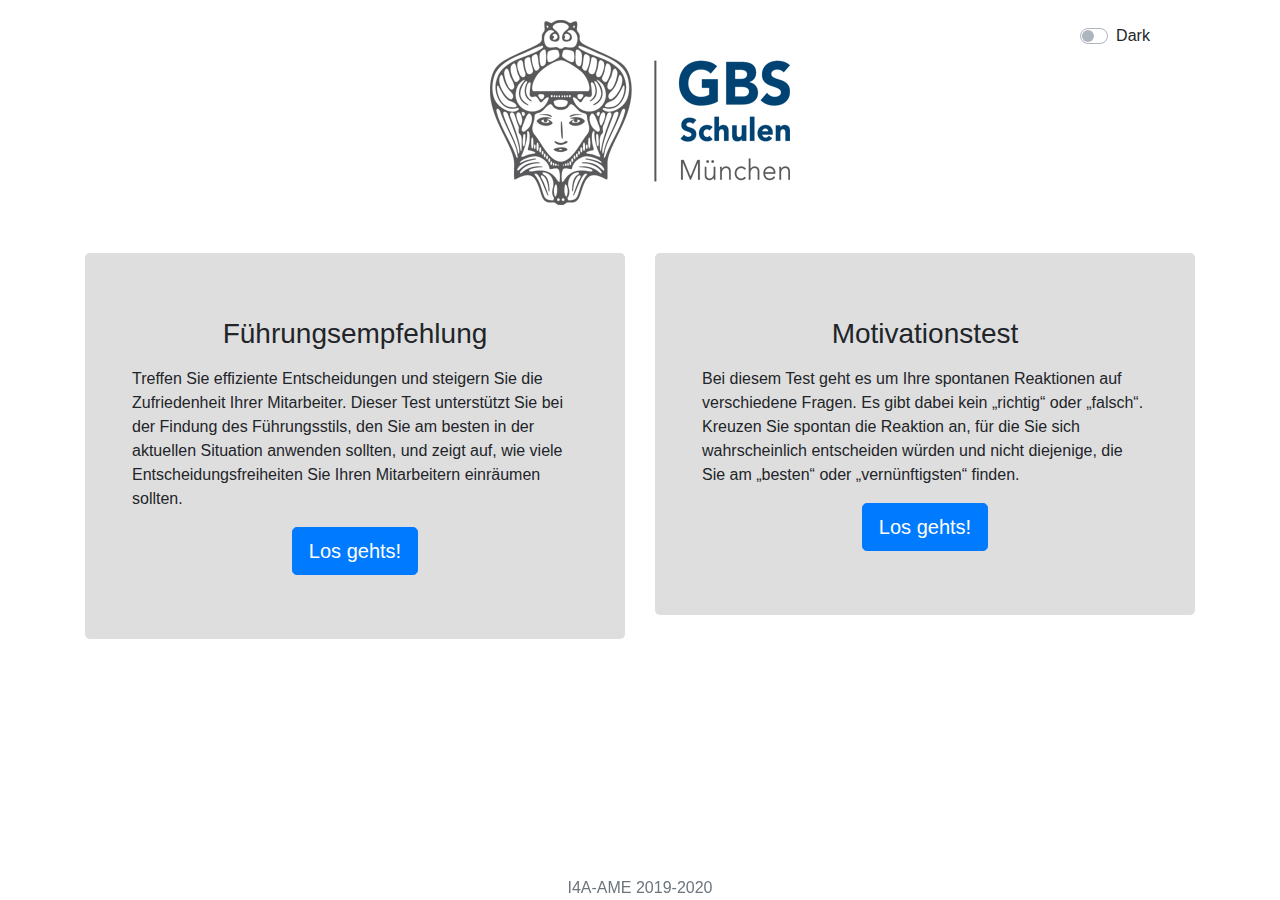
<file: index.html>
<!DOCTYPE html>
<html lang="de">


  <head>
    <meta charset="utf-8">
    <meta http-equiv="X-UA-Compatible" content="IE=edge">
    <meta name="viewport" content="width=device-width, initial-scale=1">
    <title>AME-BWP Projekt</title>
    <link rel="icon" type="image/png" href="./Medien/start_logo_400x400.png">
    <meta name="Description" content="Startseite für Motivationstest und Fuehrungsempfehlung.">
    <link href="./Bootstrap 4.4.1/css/bootstrap.css" rel="stylesheet">
    <meta name="theme-color" content="#5e5e5e">
    <link rel="stylesheet" href="./Bootstrap 4.4.1/dark-mode.css">
  </head>
    <body class="text-center container">
      <header class="mb-sm-5">    
            <div class="p-2"></div>
            <div class="row">
                <div class="col-4"></div>

                <div class="col-4 mt-1">
                    <img id="headerlogo" src="./Medien/Logo_GBS_Muenchen_300breite.png" alt="Titel Bild" class="img-fluid" >    
                </div>

                <div class="col-2"></div>

                <div class="col-sm-2 my-2 mb-4">
                    <div class="custom-control custom-switch pd">
                        <input type="checkbox" class="custom-control-input" id="darkSwitch">
                        <label class="custom-control-label" for="darkSwitch">Dark</label>
                    </div>
                </div>
            
            
            </div>
        </header >  
        <main role="main">
            <div class="row" >

                <div class="col-lg-6">
                <div class=" jumbotron bg-light">
                    <div class="container h-100">

                        <h3 class="h3">
                           Führungsempfehlung
                        </h3>
                        <p></p>
                        <p class="text-left"> 
                            Treffen Sie effiziente Entscheidungen und steigern Sie die Zufriedenheit Ihrer Mitarbeiter. 
                            Dieser Test unterstützt Sie bei der Findung des Führungsstils, den Sie am besten in der aktuellen Situation anwenden sollten,
                            und zeigt auf, wie viele Entscheidungsfreiheiten Sie Ihren Mitarbeitern einräumen sollten.  </p>


                        
                        <a href="./fuehrungsempfehlungen/docs/index.html" class="btn btn-primary btn-lg" role="button" aria-pressed="true">Los gehts!</a>

                    </div>
                </div>
            </div>
            <div class="col-lg-6 ">
                <div class=" jumbotron bg-light">
                    <div class="container">

                        <h3 class="h3">
                            Motivationstest
                        </h3>
                        <p></p>
                        <p class="text-left">
                            Bei diesem Test geht es um Ihre spontanen Reaktionen auf verschiedene Fragen.
                            Es gibt dabei kein „richtig“ oder „falsch“. 
                            Kreuzen Sie spontan die Reaktion an, für die Sie sich wahrscheinlich entscheiden würden und nicht diejenige, die
                            Sie am „besten“ oder „vernünftigsten“ finden.
                        </p>
                        
                        <a href="./Selbsttest-Motivation/docs/index.html" class="btn btn-primary btn-lg" role="button" aria-pressed="true">Los gehts!</a>
                   
                    </div>

                </div>
            </div>
        </div>
        </main>
         
    
        <footer class="footer mt-5" style="position: fixed; left:0; bottom:0; width:100%;">
            <div class="container-fluid ">
              <span class="text-muted">I4A-AME 2019-2020</span>
            </div>
        </footer>
    

    
    <script src="./Bootstrap 4.4.1/dark-mode-switch.js"></script>
    <script src="https://ajax.googleapis.com/ajax/libs/jquery/1.11.3/jquery.min.js"></script>
    <script src="./Bootstrap 4.4.1/js/bootstrap.bundle.min.js"></script>
  </body>
</html>
</file>
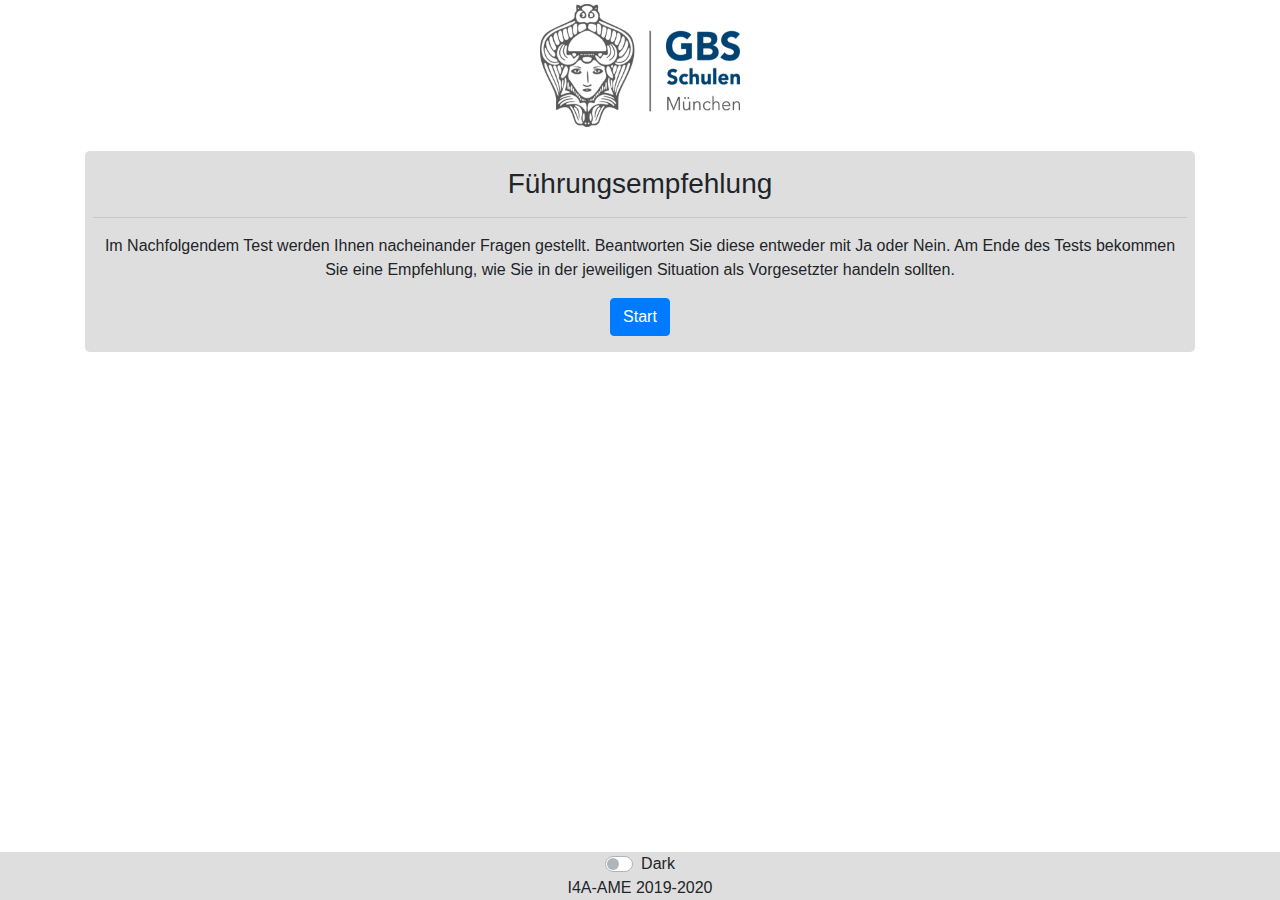
<file: fuehrungsempfehlungen/docs/index.html>
<!DOCTYPE html>
<html lang="de" style="height: 100%;">
<head>
    <meta charset="utf-8">
    <meta http-equiv="X-UA-Compatible" content="IE=edge">
    <meta name="viewport" content="width=device-width, initial-scale=1">
    <title>Fuehrungsempfehlungen</title>
    <link rel="icon" type="image/png" href="../../Medien/start_logo_400x400.png">
    <meta name="Description" content="Der Entscheidungsbaum nach Vroom und Yetton">
    <link href="../../Bootstrap 4.4.1/css/bootstrap.css" rel="stylesheet">
    <meta name="theme-color" content="#5e5e5e">
    <link rel="stylesheet" href="../../Bootstrap 4.4.1/dark-mode.css">
    <link rel="stylesheet" href="../../Bootstrap 4.4.1/content-height.css">
    <link rel="stylesheet" href="https://cdnjs.cloudflare.com/ajax/libs/font-awesome/4.7.0/css/font-awesome.min.css">
</head>
<body class="text-center container" style="height: 100%;">
    <header>
        <div class="row text-center">
          <div class ="col-4">
          </div>
          <div class ="col-4 mt-1">
            <a href="../../index.html">
              <img id="headerlogo" src="../../Medien/Logo_GBS_Muenchen_300breite.png" alt="Titel Bild" class="img-fluid" >
             </a>          
            </div>
          <div class ="col-4">
          </div>
        </div>
    </header> 
    <main role="main">
        <div class=" jumbotron-fluid rounded-lg mt-4 py-3 px-2 bg-light">
            <h3 class="display-5 mb-3">Führungsempfehlung</h3><hr/>
            <div id="app"></div>

        </div>
    </main>
    <div class="p-5">

    </div>
    <footer class="footer mt-5 bg-light" style="position: fixed; left:0; bottom:0; width:100%;">
        <div class="custom-control custom-switch">
          <input type="checkbox" class="custom-control-input" id="darkSwitch">
          <label class="custom-control-label" for="darkSwitch">Dark</label>
        </div>  
        <div class="container-fluid">
          <span class="muted credit">I4A-AME 2019-2020</span>
        </div>
    </footer>

    <script src="../../Bootstrap 4.4.1/dark-mode-switch.js"></script>
    <script src="https://ajax.googleapis.com/ajax/libs/jquery/1.11.3/jquery.min.js"></script>
    <script src="../../Bootstrap 4.4.1/js/bootstrap.bundle.min.js"></script>
    <script type="module" src="app.js"></script>

</body>
</html>
</file>
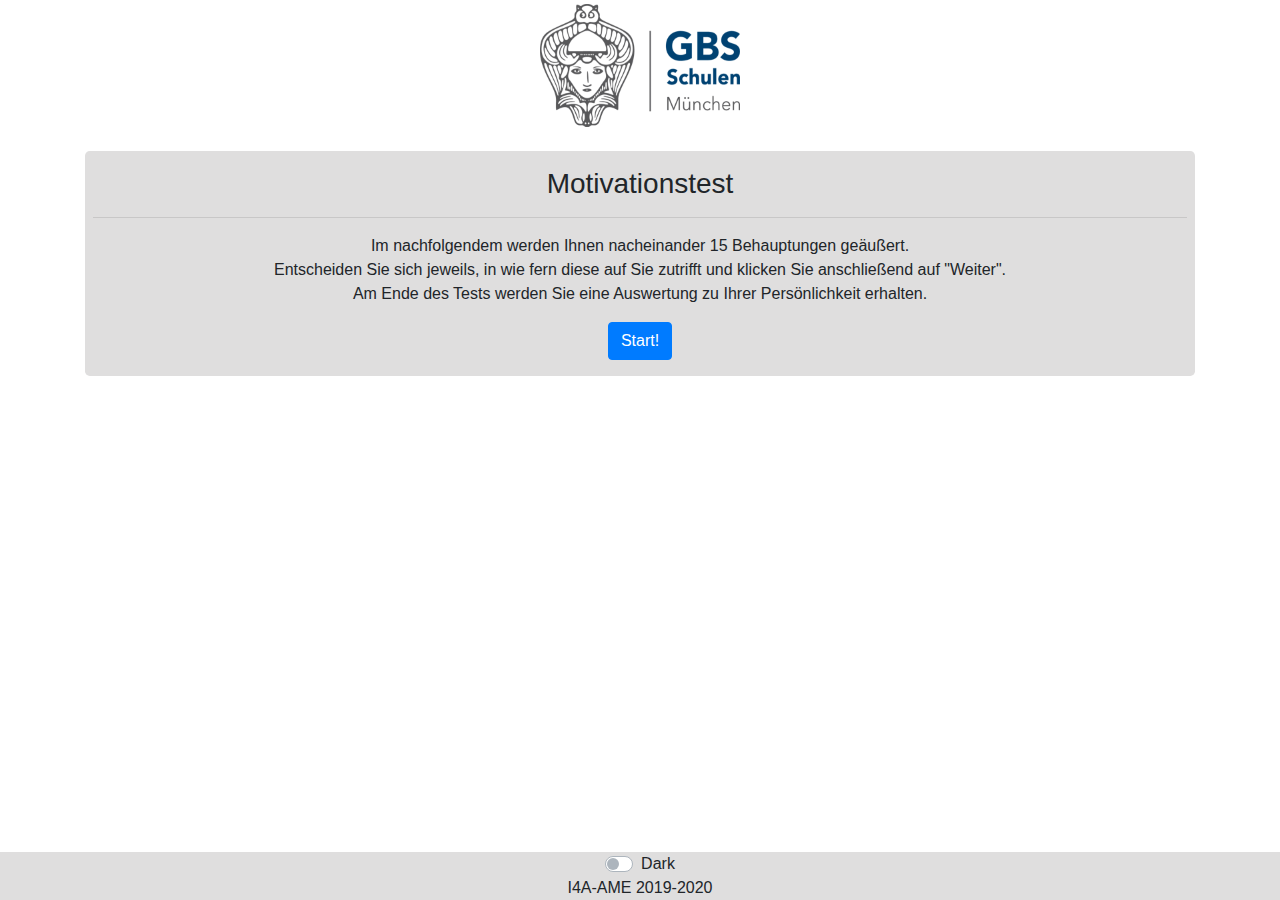
<file: Selbsttest-Motivation/docs/index.html>
<!DOCTYPE html>
<html lang="de">
<head>

  <meta charset="utf-8">
  <meta http-equiv="X-UA-Compatible" content="IE=edge">
  <meta name="viewport" content="width=device-width, initial-scale=1">
  <title>Motivationstest</title>
  <link rel="icon" type="image/png" href="../../Medien/start_logo_400x400.png">
  <meta name="Description" content="Startseite für Motivationstest und Fuehrungsempfehlung.">
  <link href="../../Bootstrap 4.4.1/css/bootstrap.css" rel="stylesheet">
  <meta name="theme-color" content="#5e5e5e">
  <link rel="stylesheet" href="../../Bootstrap 4.4.1/dark-mode.css">
  <link rel="stylesheet" href="../../Bootstrap 4.4.1/content-height.css">
  <link rel="stylesheet" href="https://cdnjs.cloudflare.com/ajax/libs/font-awesome/4.7.0/css/font-awesome.min.css">
</head>
<body class="text-center container">
<header>
  <div class="row text-center">
    <div class ="col-4">
    </div>
    <div class ="col-4 mt-1">
      <a href="../../index.html">
       <img id="headerlogo" src="../../Medien/Logo_GBS_Muenchen_300breite.png" alt="Titel Bild" class="img-fluid" >
      </a>
    </div>
    <div class ="col-4">
    </div>
  </div>
</header> 
  <main role="main" >
    <div class=" jumbotron-fluid rounded-lg mt-4 py-3 px-2 bg-light">
      <h3 class="display-5 mb-3">Motivationstest</h3><hr/>
      <div id="app">
        <p>Im nachfolgendem werden Ihnen nacheinander 15 Behauptungen geäußert. <br>
          Entscheiden Sie sich jeweils, in wie fern diese auf Sie zutrifft und klicken Sie anschließend auf "Weiter". <br>
          Am Ende des Tests werden Sie eine Auswertung zu Ihrer Persönlichkeit erhalten.</p>
        <button class="btn btn-primary "id="buttonStart">Start!</button>
      </div>

    </div>
  </main>
  <div class="p-5">

  </div>
  <footer class="footer mt-5 bg-light" style="position: fixed; left:0; bottom:0; width:100%;">
      <div class="custom-control custom-switch">
        <input type="checkbox" class="custom-control-input" id="darkSwitch">
        <label class="custom-control-label" for="darkSwitch">Dark</label>
      </div>  
      <div class="container-fluid">
        <span class="muted credit">I4A-AME 2019-2020</span>
      </div>
  </footer>

  <script src="../../Bootstrap 4.4.1/dark-mode-switch.js"></script>
  <script src="https://ajax.googleapis.com/ajax/libs/jquery/1.11.3/jquery.min.js"></script>  
  <script src="../../Bootstrap 4.4.1/js/bootstrap.bundle.min.js"></script>  
  <script type="module" src="app.js"></script>

</body>
</html>
</file>
<file: Bootstrap 4.4.1/dark-mode.css>
[data-theme="dark"] {
  background-color: #111 !important;
  color: #eee;
}

[data-theme="dark"] .bg-light {
  background-color: #333 !important;
}

[data-theme="dark"] .bg-white {
  background-color: #000 !important;
  color: rgb(201, 201, 201) !important;
}

[data-theme="dark"] .bg-black {
  background-color: #eee !important;
}

[data-theme="dark"] hr {
  border-color: rgb(110, 110, 110) !important;
}
:disabled{
  color:rgb(187, 187, 187) !important;
}
</file>
<file: Bootstrap 4.4.1/content-height.css>
.voll90{
    height: 90%;
}
.voll80{
    height: 80%;
}
.vollauto{
    height: auto;
}
</file>
